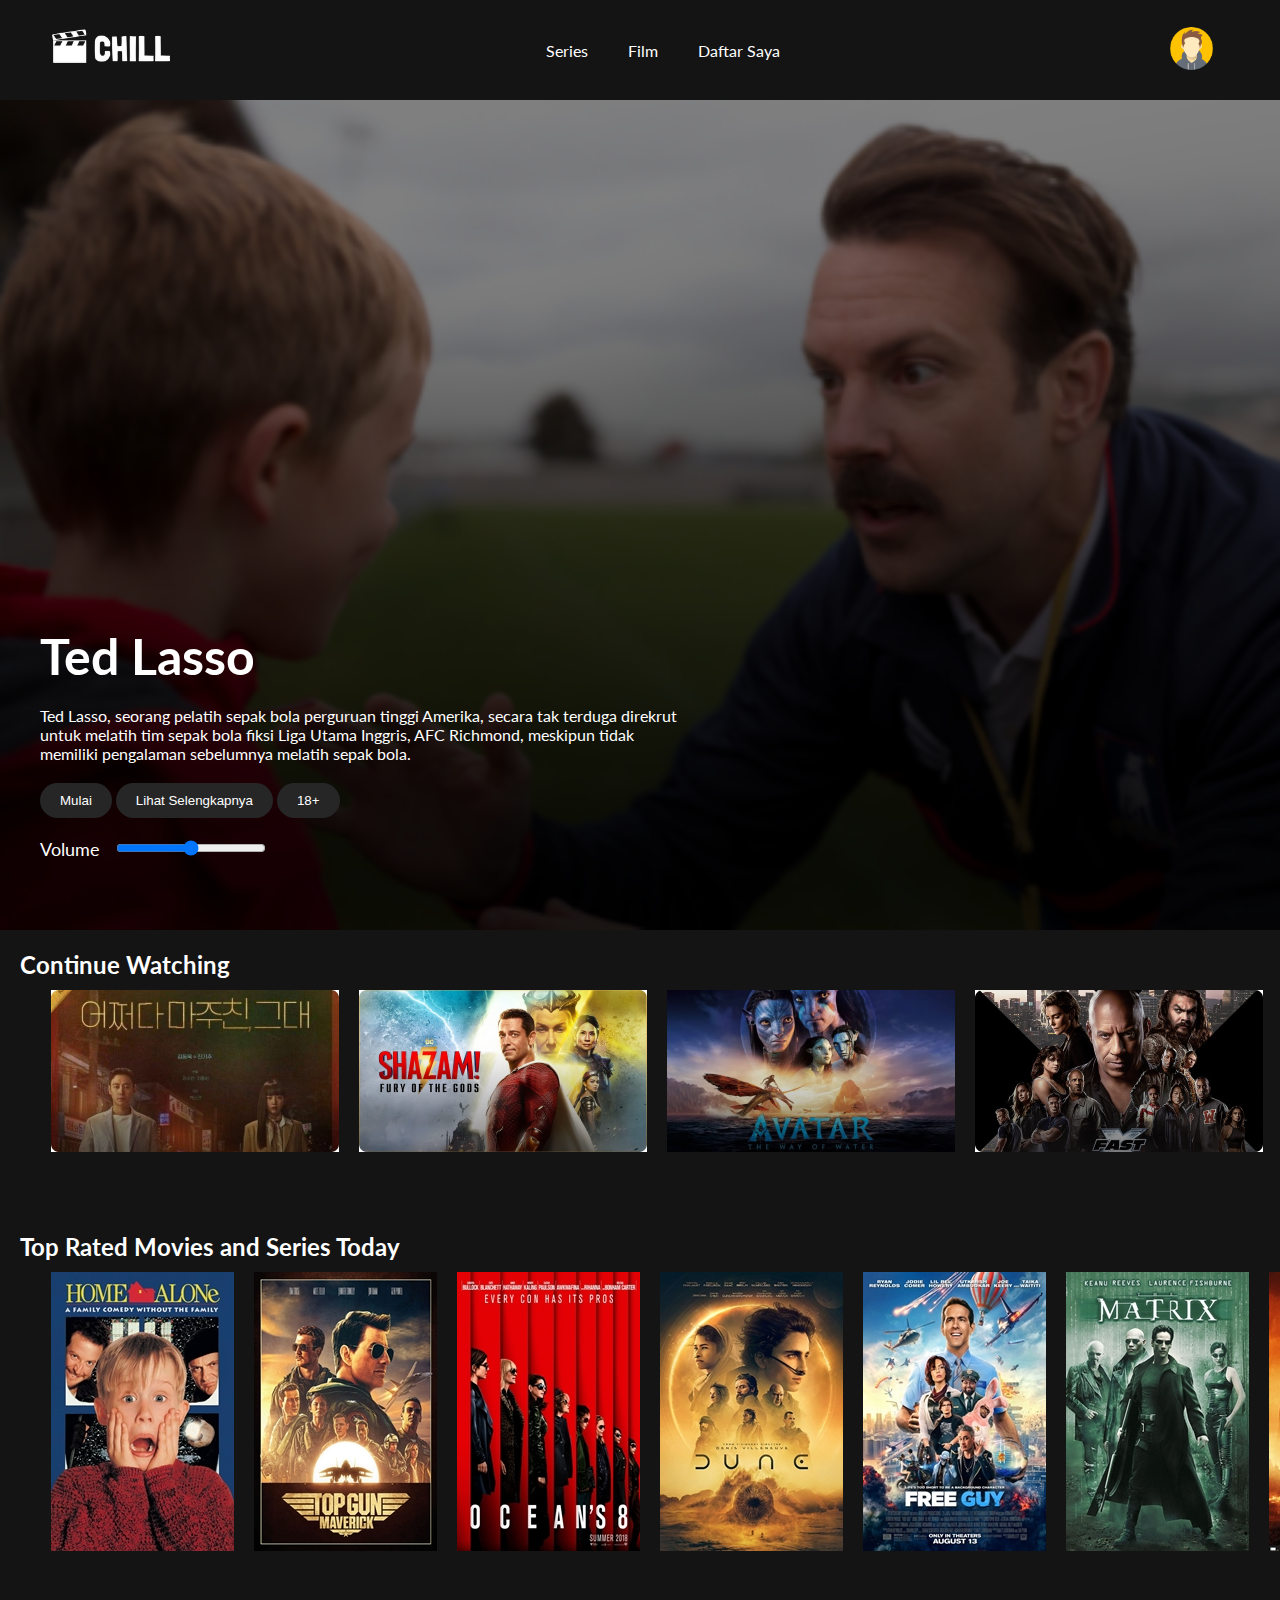
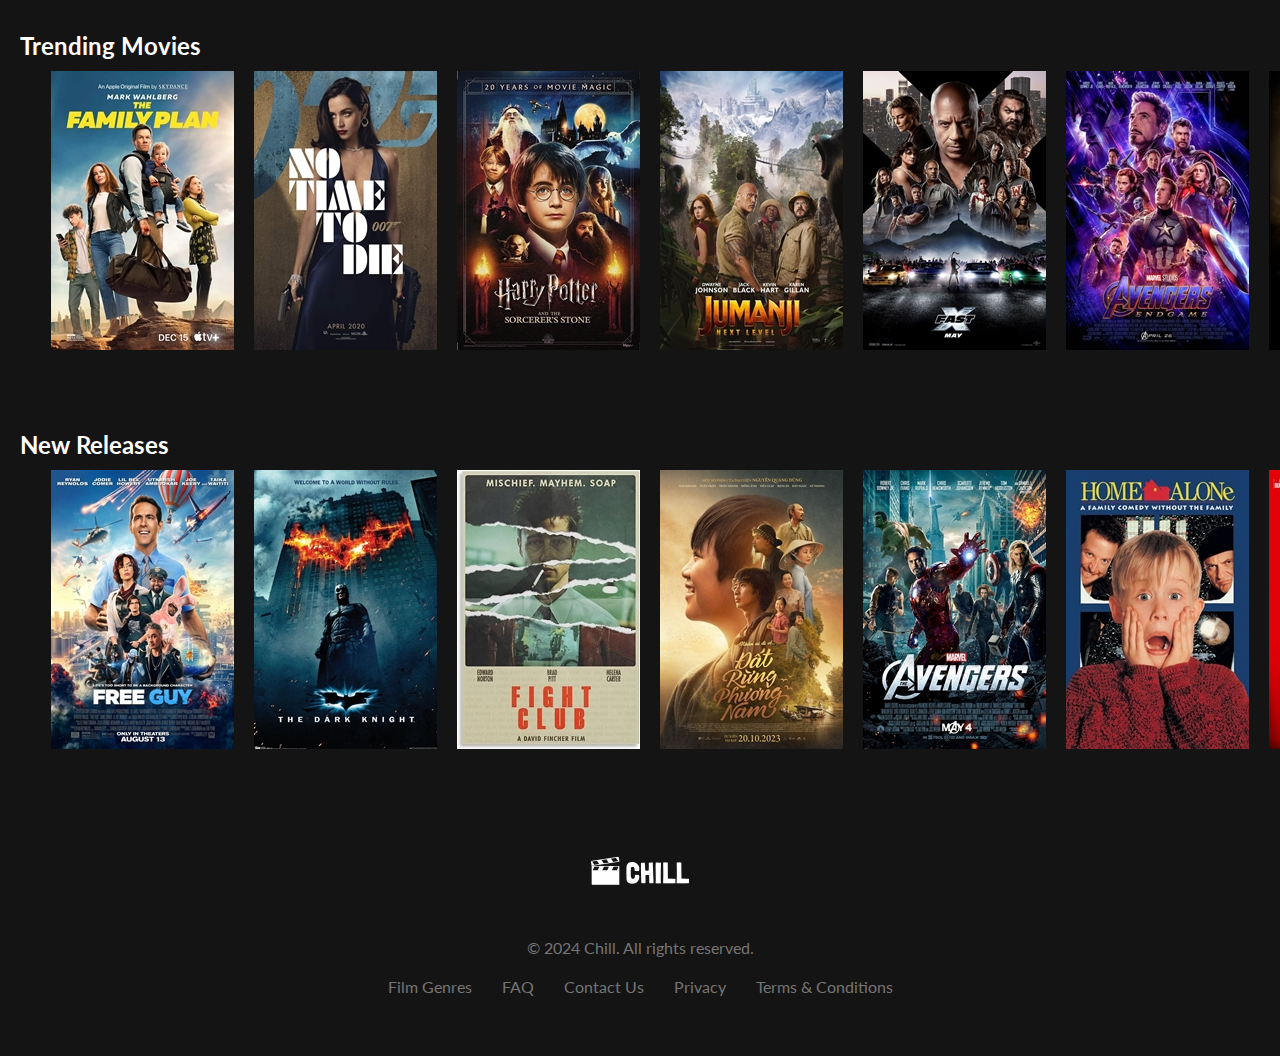
<file: index.html>
<!DOCTYPE html>
<html lang="en">
<head>
    <meta charset="UTF-8">
    <meta name="viewport" content="width=device-width, initial-scale=1.0">
    <title>Beranda - Chill</title>
    <link rel="stylesheet" href="css/styles.css">
</head>
<body>
    <header>
        <div class="header-content">
            <img src="images/logo.png" alt="Chill Logo" class="logo">
            <nav>
                <ul>
                    <li><a href="#">Series</a></li>
                    <li><a href="#">Film</a></li>
                    <li><a href="#">Daftar Saya</a></li>
                </ul>
            </nav>
            <div class="profile-avatar">
                <img src="images/avatar.png" alt="Profile Avatar">
            </div>
        </div>
    </header>

    <main>
        <!-- Hero Section -->
        <section class="hero">
            <div class="hero-overlay"></div>
            <div class="hero-content">
                <h1>Ted Lasso</h1>
                <p>Ted Lasso, seorang pelatih sepak bola perguruan tinggi Amerika, secara tak terduga direkrut untuk melatih tim sepak bola fiksi Liga Utama Inggris, AFC Richmond, meskipun tidak memiliki pengalaman sebelumnya melatih sepak bola.</p>
                <div class="hero-buttons">
                    <button>Mulai</button>
                    <button>Lihat Selengkapnya</button>
                    <button>18+</button>
                </div>
                <div class="volume-control">
                    <label for="volume">Volume</label>
                    <input type="range" id="volume" name="volume" min="0" max="100">
                </div>
            </div>
        </section>

        <!-- Continue Watching Section -->
        <section class="section">
            <h2>Continue Watching</h2>
            <!-- Content for this section goes here -->
            <img src="images/posters/poster1.jpg" width="288" height="162" alt="Continue Watching Image">
            <img src="images/posters/poster2.jpg" width="288" height="162" alt="Continue Watching Image">
            <img src="images/posters/poster3.jpg" width="288" height="162" alt="Continue Watching Image">
            <img src="images/posters/poster4.jpg" width="288" height="162" alt="Continue Watching Image">
            <img src="images/posters/poster5.jpg" width="288" height="162" alt="Continue Watching Image">
        </section>

        <!-- Top Rated Section -->
        <section class="section">
            <h2>Top Rated Movies and Series Today</h2>
            <!-- Content for this section goes here -->
            <img src="images/posters/10.jpeg" width="183" height="279" alt="Top Rated Image">
            <img src="images/posters/11.jpeg" width="183" height="279" alt="Top Rated Image">
            <img src="images/posters/12.jpeg" width="183" height="279" alt="Top Rated Image">
            <img src="images/posters/13.jpeg" width="183" height="279" alt="Top Rated Image">
            <img src="images/posters/14.jpeg" width="183" height="279" alt="Top Rated Image">
            <img src="images/posters/15.jpeg" width="183" height="279" alt="Top Rated Image">
            <img src="images/posters/16.jpeg" width="183" height="279" alt="Top Rated Image">
            <img src="images/posters/17.jpeg" width="183" height="279" alt="Top Rated Image">
            <img src="images/posters/18.jpeg" width="183" height="279" alt="Top Rated Image">
            <img src="images/posters/1.jpeg" width="183" height="279" alt="Top Rated Image">
            <img src="images/posters/2.jpeg" width="183" height="279" alt="Top Rated Image">
            <img src="images/posters/3.jpeg" width="183" height="279" alt="Top Rated Image">
            <img src="images/posters/4.jpeg" width="183" height="279" alt="Top Rated Image">
            <img src="images/posters/5.jpeg" width="183" height="279" alt="Top Rated Image">
            <img src="images/posters/6.jpeg" width="183" height="279" alt="Top Rated Image">
            <img src="images/posters/7.jpeg" width="183" height="279" alt="Top Rated Image">
            <img src="images/posters/8.jpeg" width="183" height="279" alt="Top Rated Image">
            <img src="images/posters/9.jpeg" width="183" height="279" alt="Top Rated Image">
        </section>

        <!-- Trending Section -->
        <section class="section">
            <h2>Trending Movies</h2>
            <img src="images/posters/19.jpeg" width="183" height="279" alt="Trending Image">
            <img src="images/posters/20.jpeg" width="183" height="279" alt="Trending Image">
            <img src="images/posters/1.jpeg" width="183" height="279" alt="Trending Image">
            <img src="images/posters/3.jpeg" width="183" height="279" alt="Trending Image">
            <img src="images/posters/5.jpeg" width="183" height="279" alt="Trending Image">
            <img src="images/posters/7.jpeg" width="183" height="279" alt="Trending Image">
            <img src="images/posters/9.jpeg" width="183" height="279" alt="Trending Image">
            <img src="images/posters/11.jpeg" width="183" height="279" alt="Trending Image">
            <img src="images/posters/13.jpeg" width="183" height="279" alt="Trending Image">
            <img src="images/posters/14.jpeg" width="183" height="279" alt="Trending Image">
            <img src="images/posters/2.jpeg" width="183" height="279" alt="Trending Image">
            <img src="images/posters/4.jpeg" width="183" height="279" alt="Trending Image">
            <img src="images/posters/6.jpeg" width="183" height="279" alt="Trending Image">
            <img src="images/posters/8.jpeg" width="183" height="279" alt="Trending Image">
            <img src="images/posters/10.jpeg" width="183" height="279" alt="Trending Image">
            <img src="images/posters/12.jpeg" width="183" height="279" alt="Trending Image">
            <img src="images/posters/16.jpeg" width="183" height="279" alt="Trending Image">
            <img src="images/posters/18.jpeg" width="183" height="279" alt="Trending Image">
        </section>

        <!-- New Releases Section -->
        <section class="section">
            <h2>New Releases</h2>
            <img src="images/posters/14.jpeg" width="183" height="279" alt="New Releases Image">
            <img src="images/posters/2.jpeg" width="183" height="279" alt="New Releases Image">
            <img src="images/posters/4.jpeg" width="183" height="279" alt="New Releases Image">
            <img src="images/posters/6.jpeg" width="183" height="279" alt="New Releases Image">
            <img src="images/posters/8.jpeg" width="183" height="279" alt="New Releases Image">
            <img src="images/posters/10.jpeg" width="183" height="279" alt="New Releases Image">
            <img src="images/posters/12.jpeg" width="183" height="279" alt="New Releases Image">
            <img src="images/posters/16.jpeg" width="183" height="279" alt="New Releases Image">
            <img src="images/posters/18.jpeg" width="183" height="279" alt="New Releases Image">
            <img src="images/posters/19.jpeg" width="183" height="279" alt="New Release Image">
            <img src="images/posters/20.jpeg" width="183" height="279" alt="New Release Image">
            <img src="images/posters/1.jpeg" width="183" height="279" alt="New Release Image">
            <img src="images/posters/3.jpeg" width="183" height="279" alt="New Release Image">
            <img src="images/posters/5.jpeg" width="183" height="279" alt="New Release Image">
            <img src="images/posters/7.jpeg" width="183" height="279" alt="New Release Image">
            <img src="images/posters/9.jpeg" width="183" height="279" alt="New Release Image">
            <img src="images/posters/11.jpeg" width="183" height="279" alt="New Release Image">
            <img src="images/posters/13.jpeg" width="183" height="279" alt="New Release Image">
        </section>
    </main>

    <footer>
        <div class="footer-content">
            <img src="images/logo.png" alt="Chill Logo">
            <p>&copy; 2024 Chill. All rights reserved.</p>
            <ul>
                <li><a href="#">Film Genres</a></li>
                <li><a href="#">FAQ</a></li>
                <li><a href="#">Contact Us</a></li>
                <li><a href="#">Privacy</a></li>
                <li><a href="#">Terms & Conditions</a></li>
            </ul>
        </div>
    </footer>
</body>
</html>
</file>
<file: css/styles.css>
/* Import Google Fonts */
@import url("https://fonts.googleapis.com/css2?family=Inconsolata:wght@200..900&family=Lato:ital,wght@0,100;0,300;0,400;0,700;0,900;1,100;1,300;1,400;1,700;1,900&family=Londrina+Solid:wght@100;300;400;900&family=Montserrat:ital,wght@0,100..900;1,100..900&family=Roboto+Mono:ital,wght@0,100..700;1,100..700&display=swap");

/* General Styles */
body {
    margin: 0;
    font-family: 'Lato', Arial, sans-serif;
    background-color: #141414;
    color: #e5e5e5;
}

/* Overlay Background for Login & Register */
.login-page {
    background: url('../images/hero-bg.jpg') no-repeat center center/cover;
    height: 100vh;
    display: flex;
    justify-content: center;
    align-items: center;
}

.overlay {
    background-color: rgba(0, 0, 0, 0.6);
    padding: 60px;
    border-radius: 8px;
    text-align: center;
}

.login-container {
    min-width: 450px;
    background: rgba(36, 34, 34, 0.9);
    padding: 30px 20px;
    border-radius: 20px;
    text-align: center;
}

h2 {
    color: #fff;
    margin-bottom: 20px;
}

/* Form Styles */
form input {
    width: 100%;
    box-sizing: border-box;
    padding: 15px;
    margin: 10px 0;
    border: 0.5px solid #fff;
    border-radius: 25px;
    background: #333;
    color: #fff;
    outline: none;
}

form button {
    width: 100%;
    padding: 15px;
    background-color: #303030;
    border: none;
    border-radius: 20px;
    color: #fff;
    font-size: 16px;
    cursor: pointer;
    margin: 10px 0;
}

/* Google Login Button */
.google-login {
    background-color: #303030;
    display: flex;
    justify-content: center;
    align-items: center;
    width: 100%;
    color: #fff;
    border-radius: 20px;
    border: none;
    padding: 15px;
}

/* Login Help */
.login-help {
    display: flex;
    justify-content: space-between;
}

.login-help a {
    color: #fff;
    text-decoration: none;
    margin-top: 15px;
}

.belum-punya-akun {
    color: #949494;
    margin-top: 15px;
}

.text-devider {
    text-align: center;
    color: #949494;
}

/* Header */
header {
    background-color: #141414;
    padding: 20px 0;
    position: fixed;
    width: 100%;
    top: 0;
    z-index: 1000;
}

.header-content {
    display: flex;
    justify-content: space-between;
    align-items: center;
    padding: 0 4%;
}

.logo {
    width: 120px;
}

nav ul {
    list-style: none;
    display: flex;
    margin: 0;
    padding: 0;
}

nav ul li {
    margin: 0 20px;
}

nav ul li a {
    color: #fff;
    text-decoration: none;
    font-size: 16px;
}

/* Profile Avatar */
.profile-avatar img {
    width: 75px;
    border-radius: 50%;
}

/* Hero Section */
.hero {
    background: url('../images/tedlasso2.png') no-repeat center center/cover;
    height: 90vh;
    position: relative;
    display: flex;
    justify-content: flex-start;
    align-items: flex-end;
    text-align: left;
    color: #fff; 
}

.hero-overlay {
    position: absolute;
    top: 0;
    left: 0;
    right: 0;
    bottom: 0;
    background: rgba(0, 0, 0, 0.5);
}

.hero-content {
    z-index: 1;
    position: absolute;
    bottom: 50px;
    left: 20px;
    width: 50%;
    padding: 20px;
    border-radius: 20px;;
    text-align: start;
}

.hero-content h1 {
    font-size: 50px;
    margin-bottom: 20px;
}

.hero-buttons {
    margin-top: 20px;
}

.hero-buttons button {
  background-color: #262627;
  color: white;
  border: none;
  padding: 10px 20px;
  border-radius: 20px;
}

/* Volume Control */
.volume-control {
    margin-top: 20px;
}

.volume-control label {
    font-size: 18px;
    margin-right: 10px;
}

.volume-control input {
    width: 150px;
}

/* Sections */
section {
    padding: 60px 4%;
    display: flex;
    overflow-x: auto;
    scroll-snap-type: x mandatory;
    scroll-behavior: smooth;
    scroll-padding: 10px;
    position: relative;
    gap: 20px;
    
}

section h2 {
    position: absolute;
    top: 0;
    left: 20px;
    font-size: 24px;
    margin-bottom: 20px;
    z-index: 1;
}

/* Footer */
footer {
    background-color: #141414;
    padding: 40px 4%;
    text-align: center;
    color: #757575;
}

footer img {
    width: 100px;
    margin-bottom: 20px;
}

footer ul {
    list-style: none;
    padding: 0;
    display: flex;
    justify-content: center;
    margin: 20px 0;
}

footer ul li {
    margin: 0 15px;
}

footer ul li a {
    color: #757575;
    text-decoration: none;
}

/* Responsive Styles */
@media (max-width: 365px) {
    .login-container {
        min-width: 300px;
    }

    .hero-content h1 {
        font-size: 36px;
    }

    .hero-buttons button {
        font-size: 16px;
        padding: 10px 20px;
        margin: 0 5px;
    }

    nav ul {
        flex-direction: column;
        align-items: center;
    }

    nav ul li {
        margin: 10px 0;
    }

    section {
        flex-direction: column;
    }
    }
</file>
